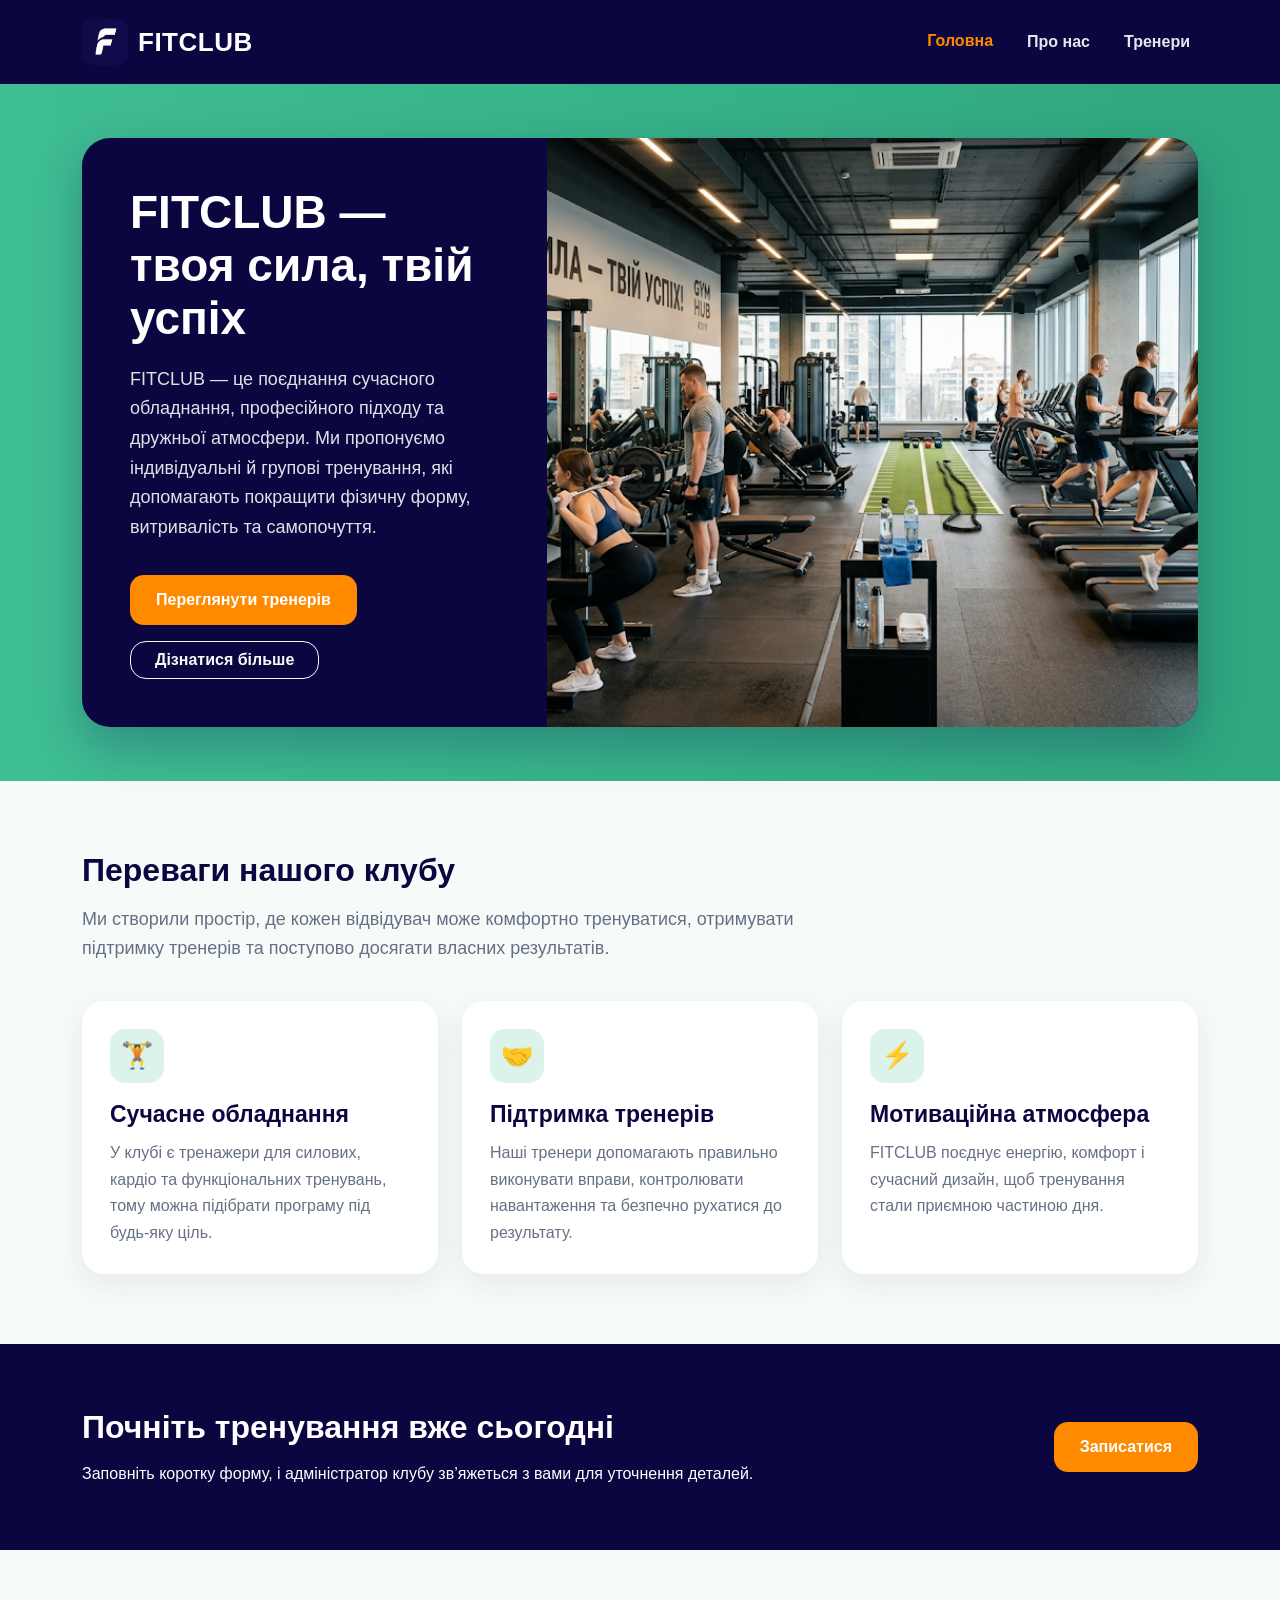
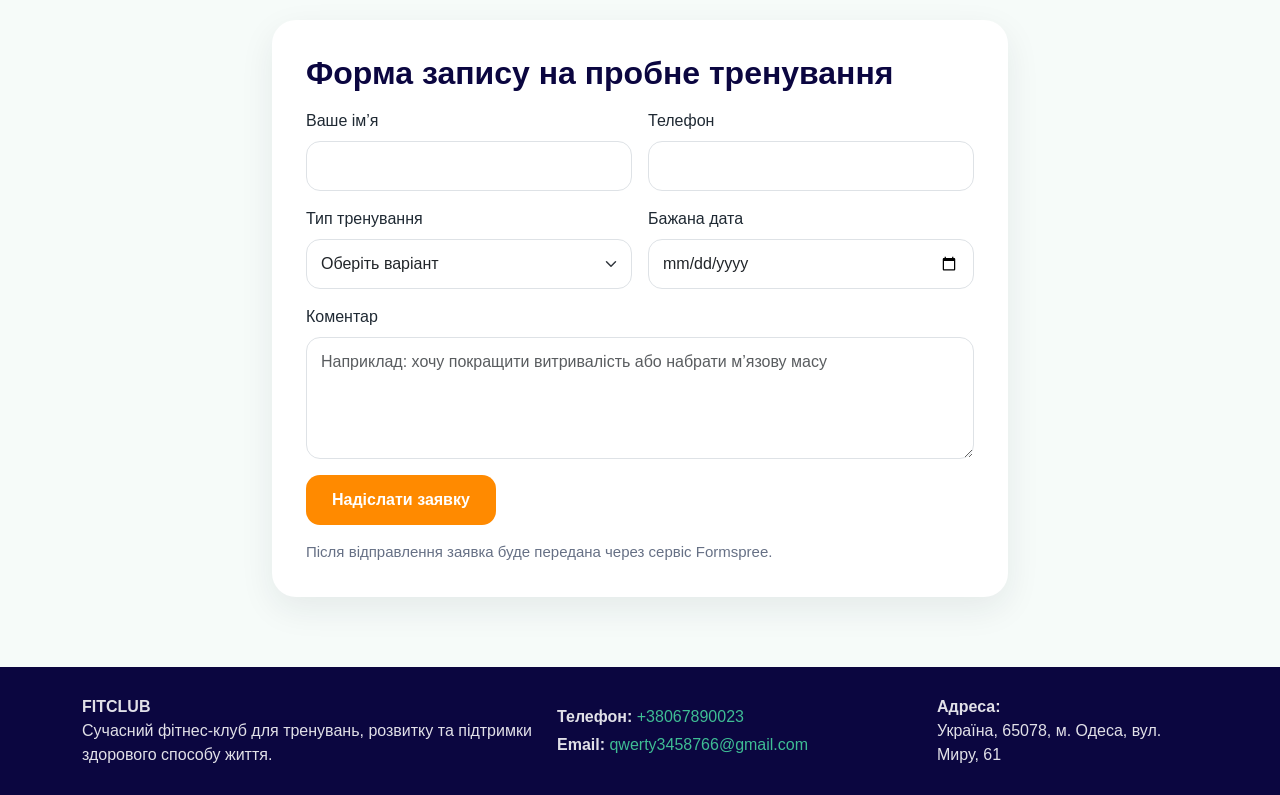
<file: index.html>
<!doctype html>
<html lang="uk">
<head>
    <meta charset="utf-8">
    <meta name="viewport" content="width=device-width, initial-scale=1">
    <title>FITCLUB — головна сторінка фітнес-клубу</title>
    <meta name="description" content="Головна сторінка фітнес-клубу FITCLUB з короткою інформацією про клуб, перевагами та формою запису на тренування.">
    <link rel="icon" href="favicon.svg" type="image/svg+xml">
    <link href="https://cdn.jsdelivr.net/npm/bootstrap@5.3.6/dist/css/bootstrap.min.css" rel="stylesheet">
    <link rel="stylesheet" href="css/style.css">
</head>
<body>

<header class="site-header">
    <nav class="navbar navbar-expand-lg navbar-dark">
        <div class="container">
            <a class="navbar-brand" href="index.html" aria-label="FITCLUB головна сторінка">
                <img class="site-logo" src="images/logo.png" alt="FITCLUB">
                <span>FITCLUB</span>
            </a>
            <button class="navbar-toggler" type="button" data-bs-toggle="collapse" data-bs-target="#mainNavigation" aria-controls="mainNavigation" aria-expanded="false" aria-label="Відкрити меню">
                <span class="navbar-toggler-icon"></span>
            </button>
            <div class="collapse navbar-collapse justify-content-end" id="mainNavigation">
                <ul class="navbar-nav">
                    <li class="nav-item"><a class="nav-link active" href="index.html">Головна</a></li>
                    <li class="nav-item"><a class="nav-link " href="about.html">Про нас</a></li>
                    <li class="nav-item"><a class="nav-link " href="trainers.html">Тренери</a></li>
                </ul>
            </div>
        </div>
    </nav>
</header>


<main>
    <section class="hero-section">
        <div class="container">
            <div class="hero-card">
                <div class="row g-0 align-items-stretch">
                    <div class="col-lg-5">
                        <div class="hero-text h-100 d-flex flex-column justify-content-center">
                            <h1>FITCLUB — твоя сила, твій успіх</h1>
                            <p>FITCLUB — це поєднання сучасного обладнання, професійного підходу та дружньої атмосфери. Ми пропонуємо індивідуальні й групові тренування, які допомагають покращити фізичну форму, витривалість та самопочуття.</p>
                            <div class="d-flex flex-wrap gap-3 mt-3">
                                <a class="btn btn-fitclub" href="trainers.html">Переглянути тренерів</a>
                                <a class="btn btn-outline-light rounded-4 fw-bold px-4" href="about.html">Дізнатися більше</a>
                            </div>
                        </div>
                    </div>
                    <div class="col-lg-7">
                        <img class="hero-image" src="images/hero-gym.png" alt="Сучасний тренажерний зал FITCLUB">
                    </div>
                </div>
            </div>
        </div>
    </section>

    <section class="section-padding">
        <div class="container">
            <h2 class="section-title">Переваги нашого клубу</h2>
            <p class="section-subtitle">Ми створили простір, де кожен відвідувач може комфортно тренуватися, отримувати підтримку тренерів та поступово досягати власних результатів.</p>
            <div class="row g-4">
                <div class="col-lg-4">
                    <article class="info-card">
                        <div class="info-icon">🏋</div>
                        <h3>Сучасне обладнання</h3>
                        <p>У клубі є тренажери для силових, кардіо та функціональних тренувань, тому можна підібрати програму під будь-яку ціль.</p>
                    </article>
                </div>
                <div class="col-lg-4">
                    <article class="info-card">
                        <div class="info-icon">🤝</div>
                        <h3>Підтримка тренерів</h3>
                        <p>Наші тренери допомагають правильно виконувати вправи, контролювати навантаження та безпечно рухатися до результату.</p>
                    </article>
                </div>
                <div class="col-lg-4">
                    <article class="info-card">
                        <div class="info-icon">⚡</div>
                        <h3>Мотиваційна атмосфера</h3>
                        <p>FITCLUB поєднує енергію, комфорт і сучасний дизайн, щоб тренування стали приємною частиною дня.</p>
                    </article>
                </div>
            </div>
        </div>
    </section>

    <section class="cta-section">
        <div class="container">
            <div class="row align-items-center gy-4">
                <div class="col-lg-8">
                    <h2 class="fw-bold mb-3">Почніть тренування вже сьогодні</h2>
                    <p class="mb-0">Заповніть коротку форму, і адміністратор клубу зв’яжеться з вами для уточнення деталей.</p>
                </div>
                <div class="col-lg-4 text-lg-end">
                    <a class="btn btn-fitclub" href="#trial-form">Записатися</a>
                </div>
            </div>
        </div>
    </section>

    <section class="section-padding" id="trial-form">
        <div class="container">
            <div class="row justify-content-center">
                <div class="col-lg-8">
                    <div class="form-section">
                        <h2 class="section-title">Форма запису на пробне тренування</h2>
                        <form class="needs-validation" action="https://formspree.io/f/xojbjekw" method="post" novalidate>
                            <input type="hidden" name="_subject" value="Нова заявка з сайту FITCLUB">
                            <div class="row g-3">
                                <div class="col-md-6">
                                    <label for="name" class="form-label">Ваше ім’я</label>
                                    <input type="text" class="form-control" id="name" name="name" required>
                                    <div class="invalid-feedback">Введіть ім’я.</div>
                                </div>
                                <div class="col-md-6">
                                    <label for="phone" class="form-label">Телефон</label>
                                    <input type="tel" class="form-control" id="phone" name="phone" required>
                                    <div class="invalid-feedback">Введіть номер телефону.</div>
                                </div>
                                <div class="col-md-6">
                                    <label for="training" class="form-label">Тип тренування</label>
                                    <select class="form-select" id="training" name="training" required>
                                        <option value="">Оберіть варіант</option>
                                        <option value="personal">Індивідуальне</option>
                                        <option value="group">Групове</option>
                                        <option value="cardio">Кардіо</option>
                                    </select>
                                    <div class="invalid-feedback">Оберіть тип тренування.</div>
                                </div>
                                <div class="col-md-6">
                                    <label for="date" class="form-label">Бажана дата</label>
                                    <input type="date" class="form-control" id="date" name="date" required>
                                    <div class="invalid-feedback">Оберіть дату.</div>
                                </div>
                                <div class="col-12">
                                    <label for="comment" class="form-label">Коментар</label>
                                    <textarea class="form-control" id="comment" name="comment" rows="4" placeholder="Наприклад: хочу покращити витривалість або набрати м’язову масу"></textarea>
                                </div>
                                <div class="col-12">
                                    <button class="btn btn-fitclub" type="submit">Надіслати заявку</button>
                                    <p class="form-note mt-3 mb-0">Після відправлення заявка буде передана через сервіс Formspree.</p>
                                </div>
                            </div>
                        </form>
                    </div>
                </div>
            </div>
        </div>
    </section>
</main>


<footer class="site-footer" id="contacts">
    <div class="container">
        <div class="row gy-3 align-items-center">
            <div class="col-lg-5">
                <strong>FITCLUB</strong>
                <p class="mb-0">Сучасний фітнес-клуб для тренувань, розвитку та підтримки здорового способу життя.</p>
            </div>
            <div class="col-lg-4">
                <p class="mb-1"><strong>Телефон:</strong> <a href="tel:+38067890023">+38067890023</a></p>
                <p class="mb-0"><strong>Email:</strong> <a href="mailto:qwerty3458766@gmail.com">qwerty3458766@gmail.com</a></p>
            </div>
            <div class="col-lg-3">
                <p class="mb-0"><strong>Адреса:</strong><br>Україна, 65078, м. Одеса, вул. Миру, 61</p>
            </div>
        </div>
    </div>
</footer>
<button class="scroll-top" type="button" aria-label="Повернутися вгору">↑</button>

<script src="https://cdn.jsdelivr.net/npm/bootstrap@5.3.6/dist/js/bootstrap.bundle.min.js"></script>
<script src="js/main.js"></script>
</body>
</html>
</file>
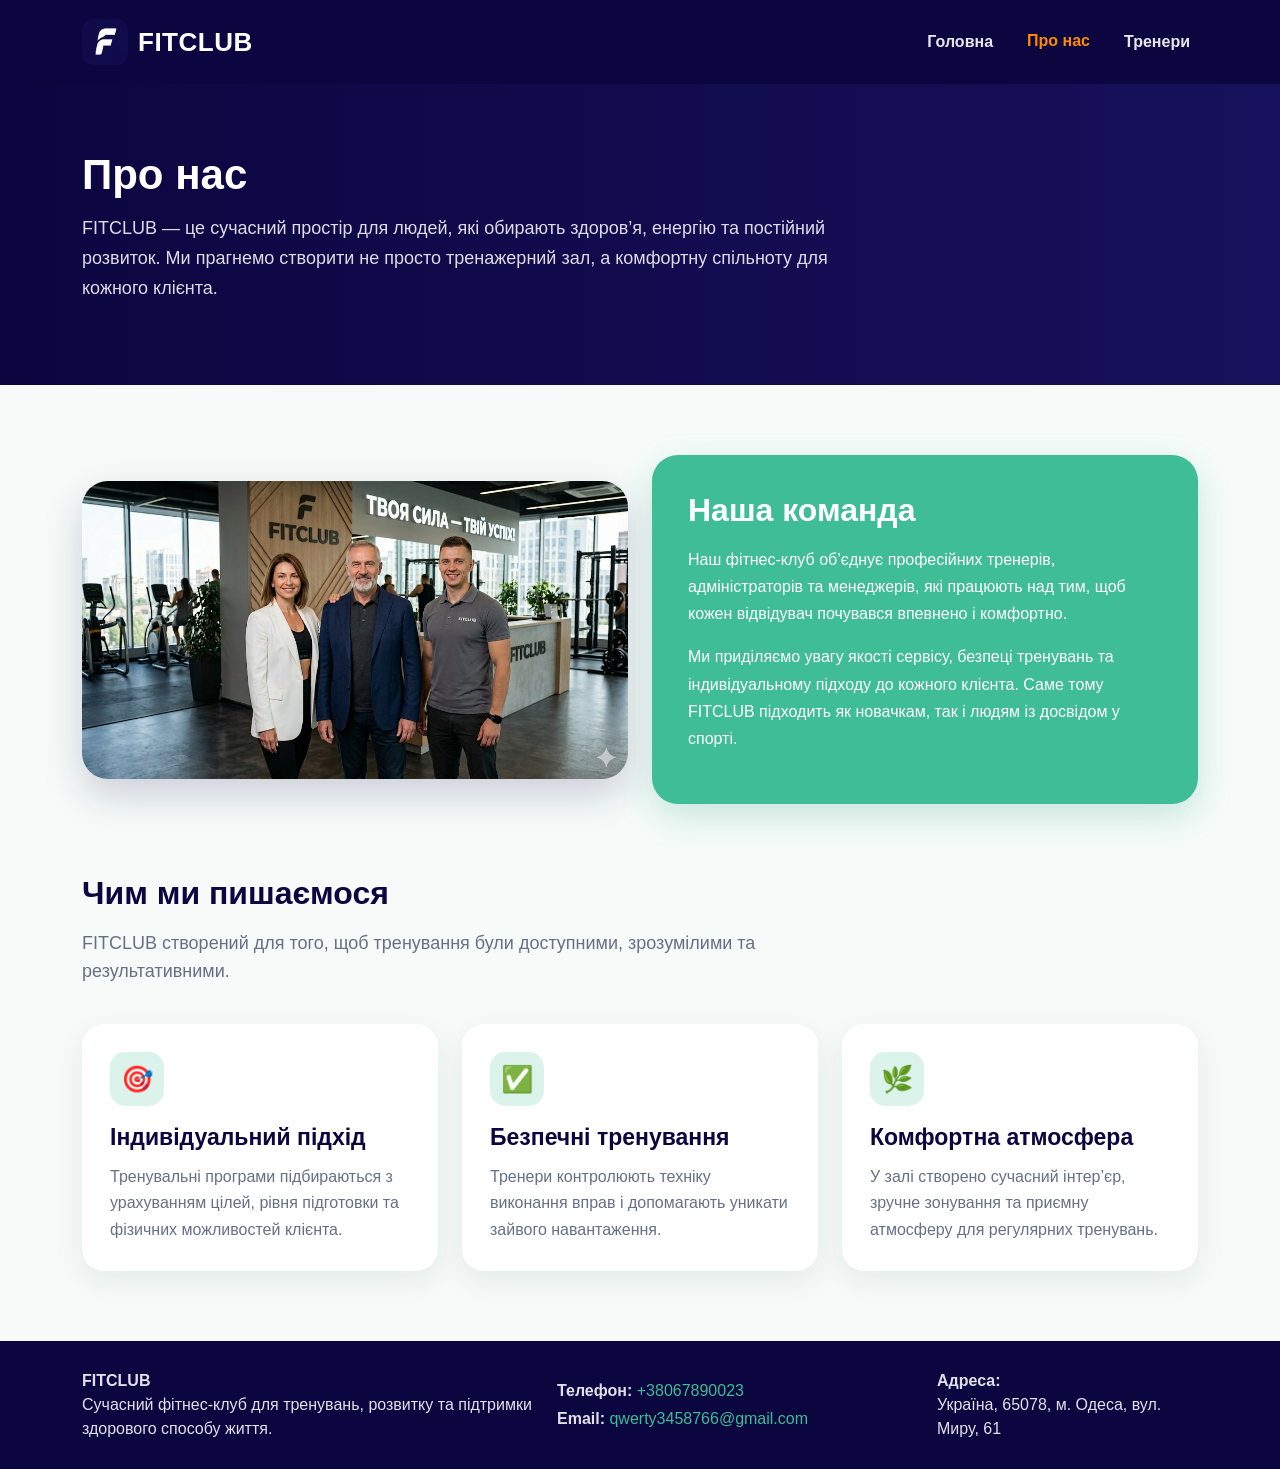
<file: about.html>
<!doctype html>
<html lang="uk">
<head>
    <meta charset="utf-8">
    <meta name="viewport" content="width=device-width, initial-scale=1">
    <title>Про нас — FITCLUB</title>
    <meta name="description" content="Інформація про фітнес-клуб FITCLUB, команду, переваги та особливості клубу.">
    <link rel="icon" href="favicon.svg" type="image/svg+xml">
    <link href="https://cdn.jsdelivr.net/npm/bootstrap@5.3.6/dist/css/bootstrap.min.css" rel="stylesheet">
    <link rel="stylesheet" href="css/style.css">
</head>
<body>

<header class="site-header">
    <nav class="navbar navbar-expand-lg navbar-dark">
        <div class="container">
            <a class="navbar-brand" href="index.html" aria-label="FITCLUB головна сторінка">
                <img class="site-logo" src="images/logo.png" alt="FITCLUB">
                <span>FITCLUB</span>
            </a>
            <button class="navbar-toggler" type="button" data-bs-toggle="collapse" data-bs-target="#mainNavigation" aria-controls="mainNavigation" aria-expanded="false" aria-label="Відкрити меню">
                <span class="navbar-toggler-icon"></span>
            </button>
            <div class="collapse navbar-collapse justify-content-end" id="mainNavigation">
                <ul class="navbar-nav">
                    <li class="nav-item"><a class="nav-link " href="index.html">Головна</a></li>
                    <li class="nav-item"><a class="nav-link active" href="about.html">Про нас</a></li>
                    <li class="nav-item"><a class="nav-link " href="trainers.html">Тренери</a></li>
                </ul>
            </div>
        </div>
    </nav>
</header>


<main>
    <section class="page-hero">
        <div class="container">
            <h1>Про нас</h1>
            <p>FITCLUB — це сучасний простір для людей, які обирають здоров’я, енергію та постійний розвиток. Ми прагнемо створити не просто тренажерний зал, а комфортну спільноту для кожного клієнта.</p>
        </div>
    </section>

    <section class="section-padding">
        <div class="container">
            <div class="row align-items-center gy-4">
                <div class="col-lg-6">
                    <img class="about-image" src="images/managers.png" alt="Команда менеджерів FITCLUB">
                </div>
                <div class="col-lg-6">
                    <div class="about-panel">
                        <h2>Наша команда</h2>
                        <p>Наш фітнес-клуб об’єднує професійних тренерів, адміністраторів та менеджерів, які працюють над тим, щоб кожен відвідувач почувався впевнено і комфортно.</p>
                        <p>Ми приділяємо увагу якості сервісу, безпеці тренувань та індивідуальному підходу до кожного клієнта. Саме тому FITCLUB підходить як новачкам, так і людям із досвідом у спорті.</p>
                    </div>
                </div>
            </div>
        </div>
    </section>

    <section class="section-padding pt-0">
        <div class="container">
            <h2 class="section-title">Чим ми пишаємося</h2>
            <p class="section-subtitle">FITCLUB створений для того, щоб тренування були доступними, зрозумілими та результативними.</p>
            <div class="row g-4">
                <div class="col-lg-4">
                    <article class="info-card">
                        <div class="info-icon">🎯</div>
                        <h3>Індивідуальний підхід</h3>
                        <p>Тренувальні програми підбираються з урахуванням цілей, рівня підготовки та фізичних можливостей клієнта.</p>
                    </article>
                </div>
                <div class="col-lg-4">
                    <article class="info-card">
                        <div class="info-icon">✅</div>
                        <h3>Безпечні тренування</h3>
                        <p>Тренери контролюють техніку виконання вправ і допомагають уникати зайвого навантаження.</p>
                    </article>
                </div>
                <div class="col-lg-4">
                    <article class="info-card">
                        <div class="info-icon">🌿</div>
                        <h3>Комфортна атмосфера</h3>
                        <p>У залі створено сучасний інтер’єр, зручне зонування та приємну атмосферу для регулярних тренувань.</p>
                    </article>
                </div>
            </div>
        </div>
    </section>
</main>


<footer class="site-footer" id="contacts">
    <div class="container">
        <div class="row gy-3 align-items-center">
            <div class="col-lg-5">
                <strong>FITCLUB</strong>
                <p class="mb-0">Сучасний фітнес-клуб для тренувань, розвитку та підтримки здорового способу життя.</p>
            </div>
            <div class="col-lg-4">
                <p class="mb-1"><strong>Телефон:</strong> <a href="tel:+38067890023">+38067890023</a></p>
                <p class="mb-0"><strong>Email:</strong> <a href="mailto:qwerty3458766@gmail.com">qwerty3458766@gmail.com</a></p>
            </div>
            <div class="col-lg-3">
                <p class="mb-0"><strong>Адреса:</strong><br>Україна, 65078, м. Одеса, вул. Миру, 61</p>
            </div>
        </div>
    </div>
</footer>
<button class="scroll-top" type="button" aria-label="Повернутися вгору">↑</button>

<script src="https://cdn.jsdelivr.net/npm/bootstrap@5.3.6/dist/js/bootstrap.bundle.min.js"></script>
<script src="js/main.js"></script>
</body>
</html>
</file>
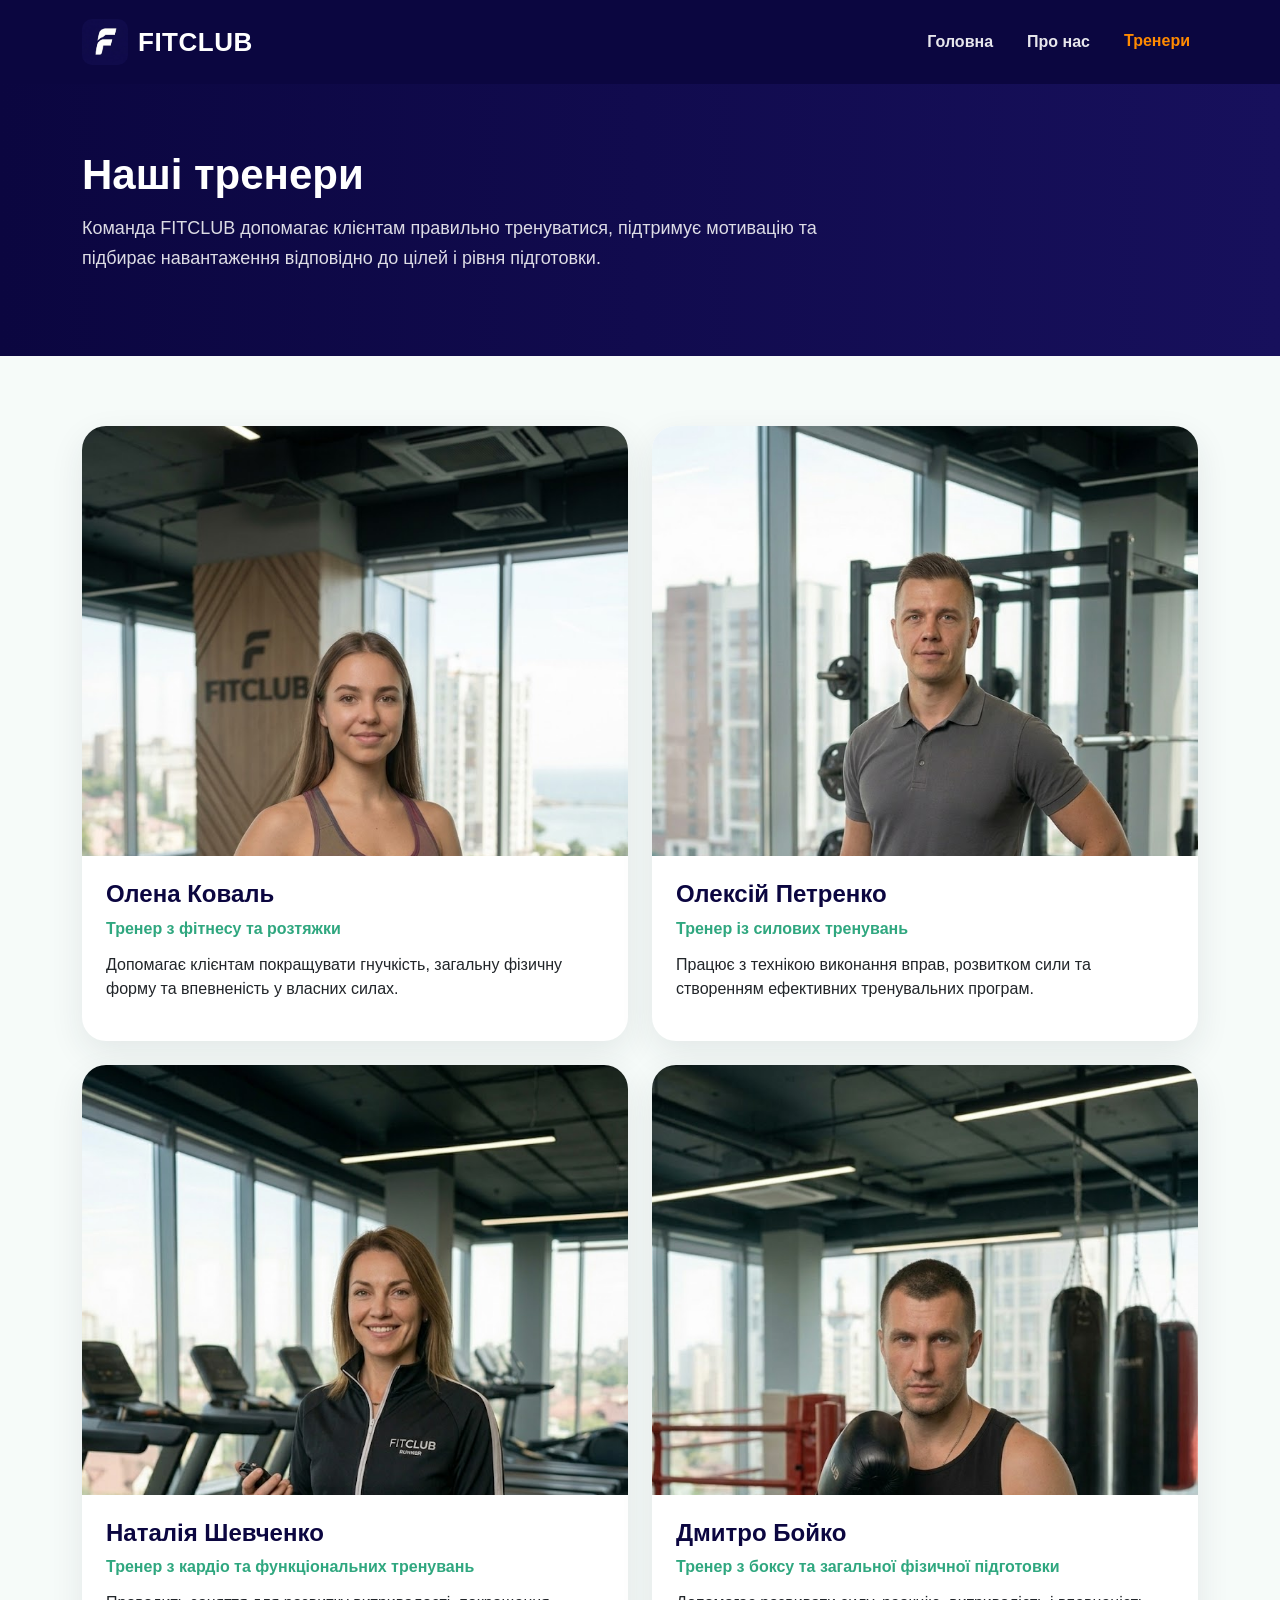
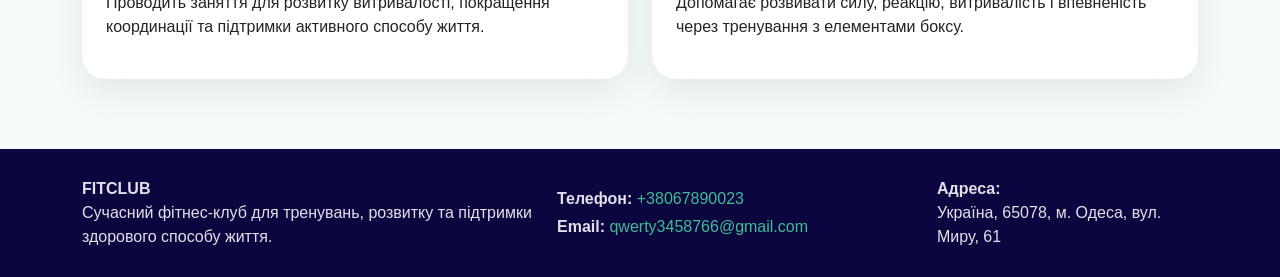
<file: trainers.html>
<!doctype html>
<html lang="uk">
<head>
    <meta charset="utf-8">
    <meta name="viewport" content="width=device-width, initial-scale=1">
    <title>Тренери — FITCLUB</title>
    <meta name="description" content="Сторінка тренерів фітнес-клубу FITCLUB з описом спеціалізацій та фотографіями команди.">
    <link rel="icon" href="favicon.svg" type="image/svg+xml">
    <link href="https://cdn.jsdelivr.net/npm/bootstrap@5.3.6/dist/css/bootstrap.min.css" rel="stylesheet">
    <link rel="stylesheet" href="css/style.css">
</head>
<body>

<header class="site-header">
    <nav class="navbar navbar-expand-lg navbar-dark">
        <div class="container">
            <a class="navbar-brand" href="index.html" aria-label="FITCLUB головна сторінка">
                <img class="site-logo" src="images/logo.png" alt="FITCLUB">
                <span>FITCLUB</span>
            </a>
            <button class="navbar-toggler" type="button" data-bs-toggle="collapse" data-bs-target="#mainNavigation" aria-controls="mainNavigation" aria-expanded="false" aria-label="Відкрити меню">
                <span class="navbar-toggler-icon"></span>
            </button>
            <div class="collapse navbar-collapse justify-content-end" id="mainNavigation">
                <ul class="navbar-nav">
                    <li class="nav-item"><a class="nav-link " href="index.html">Головна</a></li>
                    <li class="nav-item"><a class="nav-link " href="about.html">Про нас</a></li>
                    <li class="nav-item"><a class="nav-link active" href="trainers.html">Тренери</a></li>
                </ul>
            </div>
        </div>
    </nav>
</header>


<main>
    <section class="page-hero">
        <div class="container">
            <h1>Наші тренери</h1>
            <p>Команда FITCLUB допомагає клієнтам правильно тренуватися, підтримує мотивацію та підбирає навантаження відповідно до цілей і рівня підготовки.</p>
        </div>
    </section>

    <section class="section-padding">
        <div class="container">
            <div class="row g-4">
                <div class="col-lg-6">
                    <article class="card trainer-card">
                        <img src="images/trainer-olena.png" alt="Тренер Олена Коваль">
                        <div class="card-body">
                            <h2>Олена Коваль</h2>
                            <p class="trainer-role">Тренер з фітнесу та розтяжки</p>
                            <p>Допомагає клієнтам покращувати гнучкість, загальну фізичну форму та впевненість у власних силах.</p>
                        </div>
                    </article>
                </div>
                <div class="col-lg-6">
                    <article class="card trainer-card">
                        <img src="images/trainer-oleksii.png" alt="Тренер Олексій Петренко">
                        <div class="card-body">
                            <h2>Олексій Петренко</h2>
                            <p class="trainer-role">Тренер із силових тренувань</p>
                            <p>Працює з технікою виконання вправ, розвитком сили та створенням ефективних тренувальних програм.</p>
                        </div>
                    </article>
                </div>
                <div class="col-lg-6">
                    <article class="card trainer-card">
                        <img src="images/trainer-nataliia.png" alt="Тренер Наталія Шевченко">
                        <div class="card-body">
                            <h2>Наталія Шевченко</h2>
                            <p class="trainer-role">Тренер з кардіо та функціональних тренувань</p>
                            <p>Проводить заняття для розвитку витривалості, покращення координації та підтримки активного способу життя.</p>
                        </div>
                    </article>
                </div>
                <div class="col-lg-6">
                    <article class="card trainer-card">
                        <img src="images/trainer-dmytro.png" alt="Тренер Дмитро Бойко">
                        <div class="card-body">
                            <h2>Дмитро Бойко</h2>
                            <p class="trainer-role">Тренер з боксу та загальної фізичної підготовки</p>
                            <p>Допомагає розвивати силу, реакцію, витривалість і впевненість через тренування з елементами боксу.</p>
                        </div>
                    </article>
                </div>
            </div>
        </div>
    </section>
</main>


<footer class="site-footer" id="contacts">
    <div class="container">
        <div class="row gy-3 align-items-center">
            <div class="col-lg-5">
                <strong>FITCLUB</strong>
                <p class="mb-0">Сучасний фітнес-клуб для тренувань, розвитку та підтримки здорового способу життя.</p>
            </div>
            <div class="col-lg-4">
                <p class="mb-1"><strong>Телефон:</strong> <a href="tel:+38067890023">+38067890023</a></p>
                <p class="mb-0"><strong>Email:</strong> <a href="mailto:qwerty3458766@gmail.com">qwerty3458766@gmail.com</a></p>
            </div>
            <div class="col-lg-3">
                <p class="mb-0"><strong>Адреса:</strong><br>Україна, 65078, м. Одеса, вул. Миру, 61</p>
            </div>
        </div>
    </div>
</footer>
<button class="scroll-top" type="button" aria-label="Повернутися вгору">↑</button>

<script src="https://cdn.jsdelivr.net/npm/bootstrap@5.3.6/dist/js/bootstrap.bundle.min.js"></script>
<script src="js/main.js"></script>
</body>
</html>
</file>
<file: css/style.css>
:root {
    --main-dark: #0b0640;
    --main-mint: #3fbd94;
    --main-mint-dark: #2fa77f;
    --main-orange: #ff8a00;
    --main-light: #f6fbf9;
    --text-dark: #1f2933;
    --text-muted: #667085;
    --white: #ffffff;
}

* {
    box-sizing: border-box;
}

html {
    scroll-behavior: smooth;
}

body {
    min-height: 100vh;
    display: flex;
    flex-direction: column;
    font-family: "Segoe UI", Arial, sans-serif;
    color: var(--text-dark);
    background-color: var(--main-light);
}

main {
    flex: 1 0 auto;
}

.site-header {
    background-color: var(--main-dark);
    box-shadow: 0 4px 16px rgba(0, 0, 0, 0.18);
}

.navbar {
    padding-top: 14px;
    padding-bottom: 14px;
}

.navbar-brand {
    display: flex;
    align-items: center;
    gap: 10px;
    color: var(--white) !important;
    font-size: 26px;
    font-weight: 800;
    letter-spacing: 0.5px;
}


.site-logo {
    width: 46px;
    height: 46px;
    object-fit: cover;
    object-position: center;
    border-radius: 10px;
}

.brand-mark {
    width: 38px;
    height: 38px;
    border-radius: 10px;
    background-color: var(--main-mint);
    color: var(--main-dark);
    display: inline-flex;
    align-items: center;
    justify-content: center;
    font-weight: 900;
    font-size: 23px;
}

.navbar-nav .nav-link {
    color: rgba(255, 255, 255, 0.9) !important;
    font-weight: 700;
    margin-left: 18px;
    transition: color 0.2s ease, transform 0.2s ease;
}

.navbar-nav .nav-link:hover,
.navbar-nav .nav-link.active {
    color: var(--main-orange) !important;
    transform: translateY(-1px);
}

.navbar-toggler {
    border-color: rgba(255, 255, 255, 0.45);
}

.hero-section {
    background: linear-gradient(90deg, var(--main-mint) 0%, var(--main-mint-dark) 100%);
    padding: 36px 0;
}

.hero-card {
    background-color: var(--main-dark);
    border-radius: 28px;
    overflow: hidden;
    box-shadow: 0 18px 45px rgba(11, 6, 64, 0.25);
}

.hero-text {
    padding: 48px;
    color: var(--white);
}

.hero-text h1 {
    font-weight: 900;
    font-size: 42px;
    line-height: 1.15;
    margin-bottom: 20px;
}

.hero-text p {
    font-size: 18px;
    line-height: 1.65;
    color: rgba(255, 255, 255, 0.88);
}

.hero-image {
    width: 100%;
    height: 100%;
    min-height: 430px;
    object-fit: cover;
}

.section-padding {
    padding: 70px 0;
}

.section-title {
    color: var(--main-dark);
    font-weight: 900;
    margin-bottom: 16px;
}

.section-subtitle {
    max-width: 760px;
    color: var(--text-muted);
    font-size: 18px;
    line-height: 1.6;
    margin-bottom: 38px;
}

.info-card {
    height: 100%;
    background-color: var(--white);
    border: 0;
    border-radius: 22px;
    padding: 28px;
    box-shadow: 0 10px 30px rgba(31, 41, 51, 0.08);
    transition: transform 0.2s ease, box-shadow 0.2s ease;
}

.info-card:hover {
    transform: translateY(-5px);
    box-shadow: 0 18px 42px rgba(31, 41, 51, 0.12);
}

.info-icon {
    width: 54px;
    height: 54px;
    border-radius: 15px;
    background-color: rgba(63, 189, 148, 0.18);
    color: var(--main-dark);
    display: flex;
    align-items: center;
    justify-content: center;
    font-size: 26px;
    margin-bottom: 18px;
}

.info-card h2,
.info-card h3 {
    color: var(--main-dark);
    font-weight: 800;
    font-size: 23px;
    margin-bottom: 12px;
}

.info-card p {
    color: var(--text-muted);
    line-height: 1.65;
    margin-bottom: 0;
}

.cta-section {
    background-color: var(--main-dark);
    color: var(--white);
    padding: 64px 0;
}

.btn-fitclub {
    background-color: var(--main-orange);
    color: var(--white);
    border: none;
    border-radius: 14px;
    padding: 13px 26px;
    font-weight: 800;
    transition: transform 0.2s ease, background-color 0.2s ease;
}

.btn-fitclub:hover {
    background-color: #e47b00;
    color: var(--white);
    transform: translateY(-2px);
}

.btn-outline-fitclub {
    border: 2px solid var(--main-mint);
    color: var(--main-dark);
    background-color: transparent;
    border-radius: 14px;
    padding: 11px 24px;
    font-weight: 800;
}

.btn-outline-fitclub:hover {
    background-color: var(--main-mint);
    color: var(--white);
}

.page-hero {
    background: linear-gradient(90deg, var(--main-dark), #17105c);
    color: var(--white);
    padding: 66px 0;
}

.page-hero h1 {
    font-size: 42px;
    font-weight: 900;
    margin-bottom: 14px;
}

.page-hero p {
    max-width: 780px;
    font-size: 18px;
    line-height: 1.65;
    color: rgba(255, 255, 255, 0.86);
}

.about-image {
    width: 100%;
    border-radius: 26px;
    box-shadow: 0 16px 40px rgba(11, 6, 64, 0.18);
    object-fit: cover;
}

.about-panel {
    background-color: var(--main-mint);
    border-radius: 26px;
    padding: 36px;
    color: var(--white);
    box-shadow: 0 12px 34px rgba(47, 167, 127, 0.24);
}

.about-panel h2 {
    color: var(--white);
    font-weight: 900;
    margin-bottom: 16px;
}

.about-panel p {
    line-height: 1.7;
    margin-bottom: 16px;
}

.trainer-card {
    height: 100%;
    border: none;
    border-radius: 24px;
    overflow: hidden;
    background-color: var(--white);
    box-shadow: 0 12px 34px rgba(31, 41, 51, 0.09);
    transition: transform 0.2s ease, box-shadow 0.2s ease;
}

.trainer-card:hover {
    transform: translateY(-6px);
    box-shadow: 0 18px 44px rgba(31, 41, 51, 0.14);
}

.trainer-card img {
    width: 100%;
    height: 430px;
    object-fit: cover;
    object-position: center top;
}

.trainer-card .card-body {
    padding: 24px;
}

.trainer-card h2 {
    color: var(--main-dark);
    font-size: 24px;
    font-weight: 900;
    margin-bottom: 8px;
}

.trainer-role {
    color: var(--main-mint-dark);
    font-weight: 800;
    margin-bottom: 12px;
}

.form-section {
    background-color: var(--white);
    border-radius: 24px;
    padding: 34px;
    box-shadow: 0 12px 34px rgba(31, 41, 51, 0.08);
}

.form-control,
.form-select {
    border-radius: 14px;
    padding: 12px 14px;
}

.form-control:focus,
.form-select:focus {
    border-color: var(--main-mint);
    box-shadow: 0 0 0 0.2rem rgba(63, 189, 148, 0.2);
}

.site-footer {
    flex-shrink: 0;
    background-color: var(--main-dark);
    color: rgba(255, 255, 255, 0.88);
    padding: 28px 0;
}

.site-footer a {
    color: var(--main-mint);
    text-decoration: none;
}

.site-footer a:hover {
    color: var(--main-orange);
}

.scroll-top {
    position: fixed;
    right: 24px;
    bottom: 24px;
    width: 48px;
    height: 48px;
    border-radius: 50%;
    border: none;
    background-color: var(--main-dark);
    color: var(--white);
    font-size: 22px;
    display: none;
    align-items: center;
    justify-content: center;
    box-shadow: 0 8px 22px rgba(11, 6, 64, 0.28);
    z-index: 1000;
}

.scroll-top.show {
    display: flex;
}

@media (min-width: 992px) {
    .container {
        max-width: 960px;
    }

    .hero-text h1 {
        font-size: 38px;
    }
}

@media (min-width: 1200px) {
    .container {
        max-width: 1140px;
    }

    .hero-text h1 {
        font-size: 46px;
    }

    .hero-section {
        padding: 54px 0;
    }
}


.form-note {
    color: var(--text-muted);
    font-size: 15px;
}
</file>
